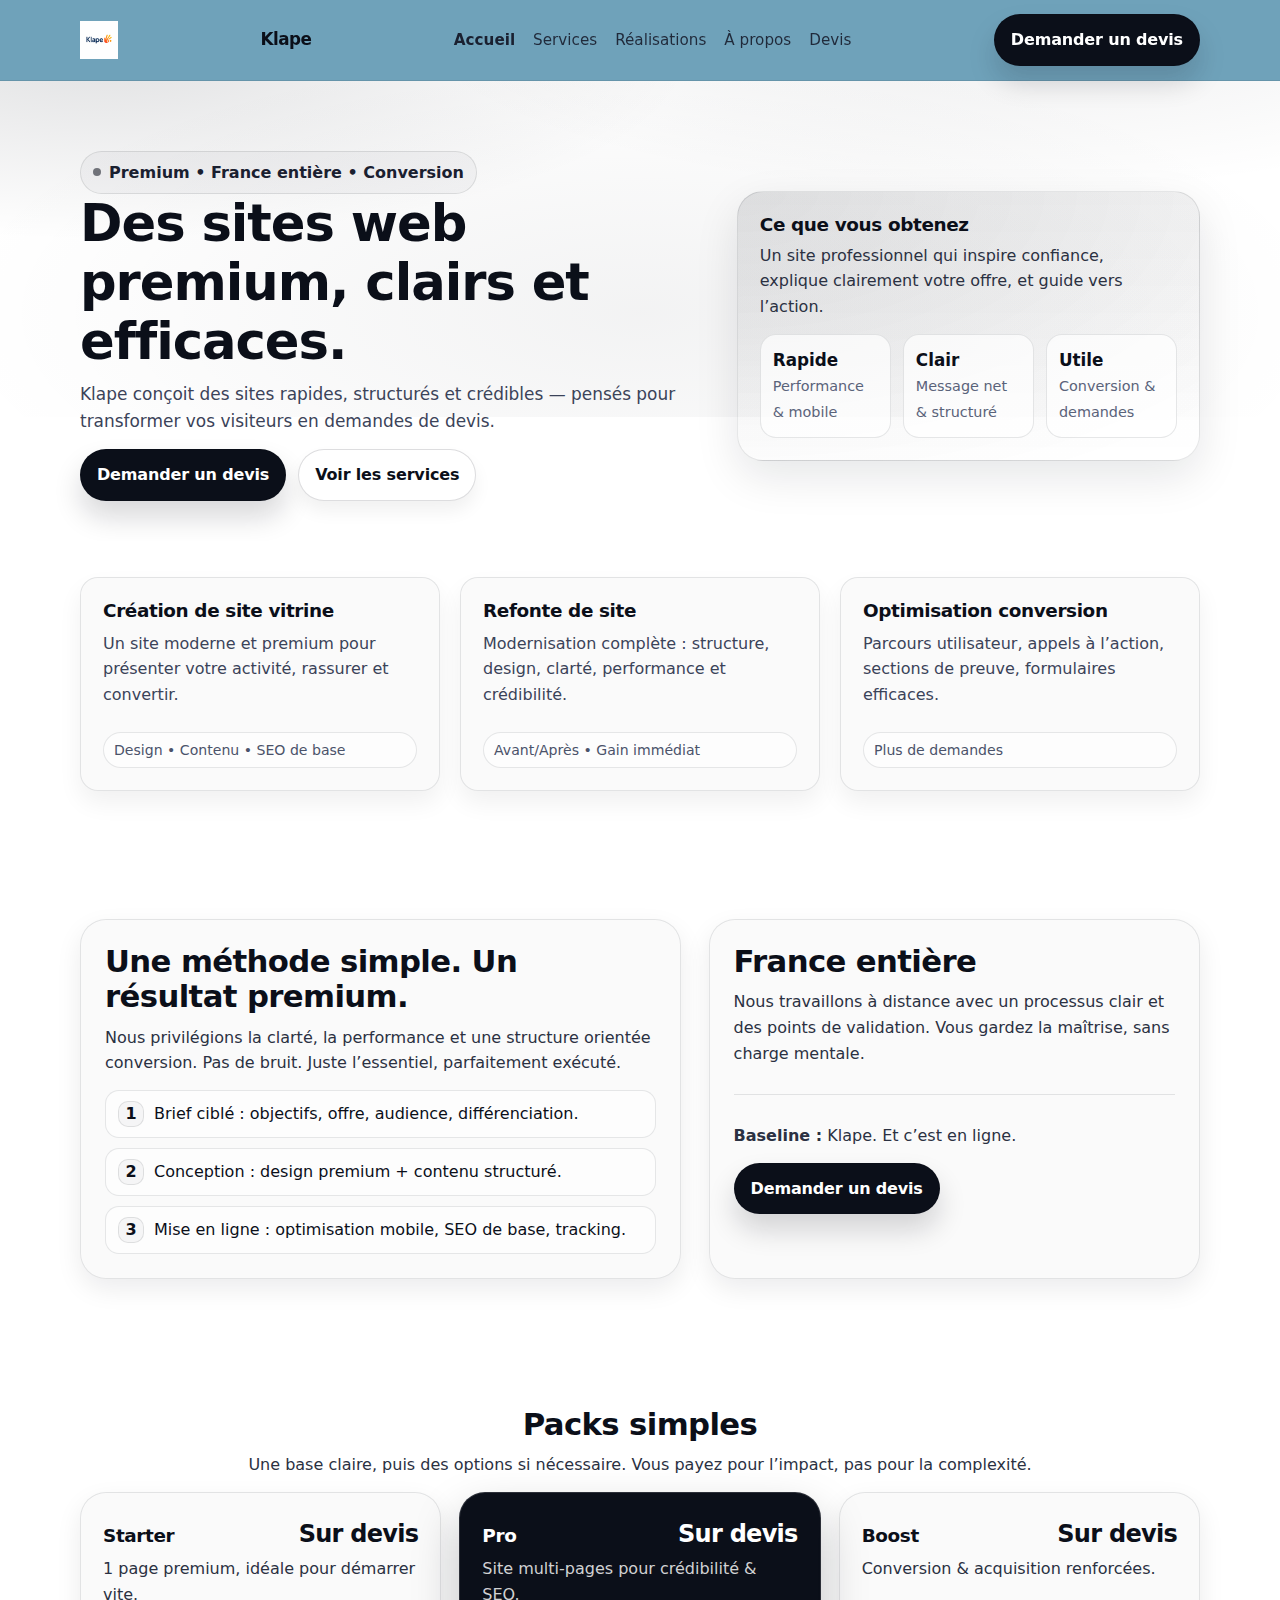
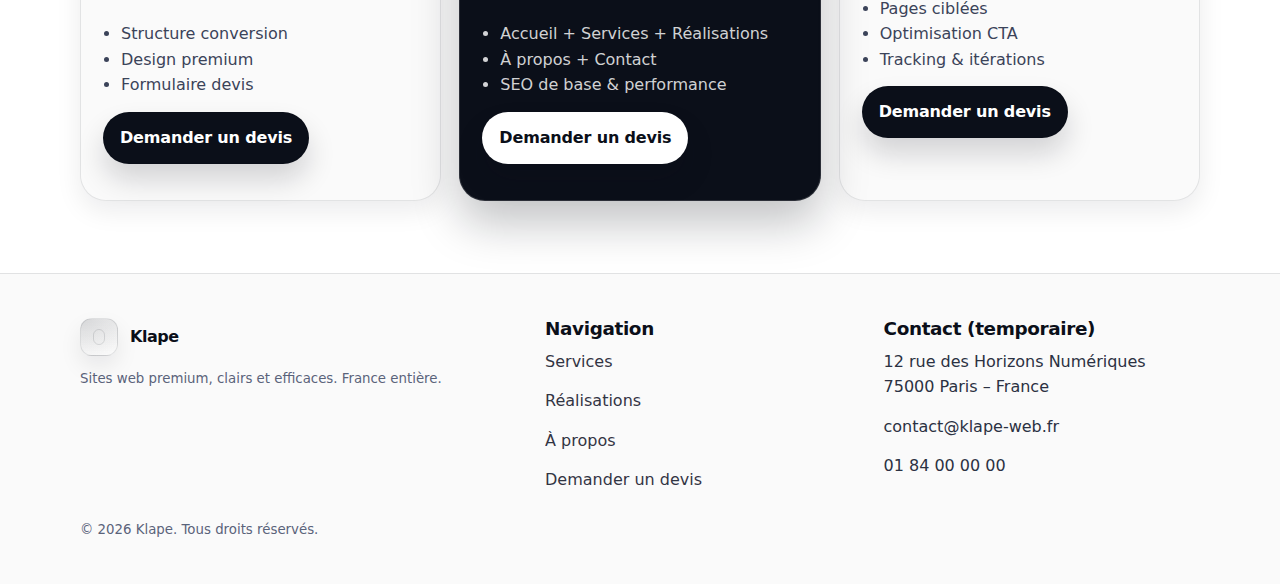
<file: index.html>
<!doctype html>
<html lang="fr">
<head>
  <meta charset="utf-8" />
  <meta name="viewport" content="width=device-width,initial-scale=1" />
  <title>Klape — Sites web premium, clairs et efficaces</title>
  <meta name="description" content="Klape conçoit des sites web premium, rapides et orientés conversion. Intervention partout en France. Demandez un devis." />
  <link rel="stylesheet" href="assets/css/styles.css" />
</head>
<body>

  <div class="topbar">
    <div class="container">
      <div class="nav">
        <a class="brand" href="index.html" aria-label="Klape">
  <img class="brand__logo" src="assets/images/logoklape.png" alt="Logo Klape" />
</a>

          <span class="brand__name">Klape</span>
      </a>


        <nav class="menu" data-nav>
          <a href="index.html">Accueil</a>
          <a href="services.html">Services</a>
          <a href="realisations.html">Réalisations</a>
          <a href="apropos.html">À propos</a>
          <a href="contact.html">Devis</a>
        </nav>

        <div class="actions">
          <a class="btn primary" href="contact.html">Demander un devis</a>
          <button class="burger" data-burger aria-label="Ouvrir le menu">
            <span></span>
          </button>
        </div>
      </div>

      <div class="drawer" data-drawer>
        <div data-nav>
          <a href="index.html">Accueil</a>
          <a href="services.html">Services</a>
          <a href="realisations.html">Réalisations</a>
          <a href="apropos.html">À propos</a>
          <a href="contact.html">Devis</a>
        </div>
        <a class="btn primary" href="contact.html">Demander un devis</a>
      </div>
    </div>
  </div>

  <header class="hero">
    <div class="container">
      <div class="hero-inner">
        <div>
          <div class="kicker"><span class="dot"></span> Premium • France entière • Conversion</div>
          <h1>Des sites web premium, clairs et efficaces.</h1>
          <p class="lead">
            Klape conçoit des sites rapides, structurés et crédibles — pensés pour transformer vos visiteurs en demandes de devis.
          </p>
          <div class="hero-cta">
            <a class="btn primary" href="contact.html">Demander un devis</a>
            <a class="btn" href="services.html">Voir les services</a>
          </div>
        </div>

        <aside class="hero-card" aria-label="Aperçu">
          <h3>Ce que vous obtenez</h3>
          <p>Un site professionnel qui inspire confiance, explique clairement votre offre, et guide vers l’action.</p>
          <div class="hero-metrics">
            <div class="metric">
              <strong>Rapide</strong>
              <span>Performance & mobile</span>
            </div>
            <div class="metric">
              <strong>Clair</strong>
              <span>Message net & structuré</span>
            </div>
            <div class="metric">
              <strong>Utile</strong>
              <span>Conversion & demandes</span>
            </div>
          </div>
        </aside>
      </div>
    </div>
  </header>

  <main>
    <section class="section top">
      <div class="container">
        <div class="grid three">
          <div class="card">
            <h3>Création de site vitrine</h3>
            <p>Un site moderne et premium pour présenter votre activité, rassurer et convertir.</p>
            <span class="tag">Design • Contenu • SEO de base</span>
          </div>
          <div class="card">
            <h3>Refonte de site</h3>
            <p>Modernisation complète : structure, design, clarté, performance et crédibilité.</p>
            <span class="tag">Avant/Après • Gain immédiat</span>
          </div>
          <div class="card">
            <h3>Optimisation conversion</h3>
            <p>Parcours utilisateur, appels à l’action, sections de preuve, formulaires efficaces.</p>
            <span class="tag">Plus de demandes</span>
          </div>
        </div>
      </div>
    </section>

    <section class="section tight">
      <div class="container">
        <div class="grid two">
          <div class="panel">
            <h2>Une méthode simple. Un résultat premium.</h2>
            <p>Nous privilégions la clarté, la performance et une structure orientée conversion. Pas de bruit. Juste l’essentiel, parfaitement exécuté.</p>
            <ul class="list">
              <li><span class="badge">1</span> Brief ciblé : objectifs, offre, audience, différenciation.</li>
              <li><span class="badge">2</span> Conception : design premium + contenu structuré.</li>
              <li><span class="badge">3</span> Mise en ligne : optimisation mobile, SEO de base, tracking.</li>
            </ul>
          </div>

          <div class="panel">
            <h2>France entière</h2>
            <p>Nous travaillons à distance avec un processus clair et des points de validation. Vous gardez la maîtrise, sans charge mentale.</p>
            <hr class="hr" />
            <p class="m0"><strong>Baseline :</strong> Klape. Et c’est en ligne.</p>
            <p class="mtop"><a class="btn primary" href="contact.html">Demander un devis</a></p>
          </div>
        </div>
      </div>
    </section>

    <section class="section">
      <div class="container">
        <div class="center">
          <h2>Packs simples</h2>
          <p>Une base claire, puis des options si nécessaire. Vous payez pour l’impact, pas pour la complexité.</p>
        </div>

        <div class="pricing mtop">
          <div class="price">
            <div class="top">
              <h3>Starter</h3>
              <div class="value">Sur devis</div>
            </div>
            <p>1 page premium, idéale pour démarrer vite.</p>
            <ul>
              <li>Structure conversion</li>
              <li>Design premium</li>
              <li>Formulaire devis</li>
            </ul>
            <p class="mtop"><a class="btn primary" href="contact.html">Demander un devis</a></p>
          </div>

          <div class="price featured">
            <div class="top">
              <h3>Pro</h3>
              <div class="value">Sur devis</div>
            </div>
            <p>Site multi-pages pour crédibilité & SEO.</p>
            <ul>
              <li>Accueil + Services + Réalisations</li>
              <li>À propos + Contact</li>
              <li>SEO de base & performance</li>
            </ul>
            <p class="mtop"><a class="btn primary" href="contact.html">Demander un devis</a></p>
          </div>

          <div class="price">
            <div class="top">
              <h3>Boost</h3>
              <div class="value">Sur devis</div>
            </div>
            <p>Conversion & acquisition renforcées.</p>
            <ul>
              <li>Pages ciblées</li>
              <li>Optimisation CTA</li>
              <li>Tracking & itérations</li>
            </ul>
            <p class="mtop"><a class="btn primary" href="contact.html">Demander un devis</a></p>
          </div>
        </div>
      </div>
    </section>
  </main>

  <footer class="footer">
    <div class="container">
      <div class="footer-grid">
        <div>
          <div class="brand">
            <span class="logo-mark" aria-hidden="true"></span>
            <span>Klape</span>
          </div>
          <small>Sites web premium, clairs et efficaces. France entière.</small>
        </div>
        <div>
          <h3>Navigation</h3>
          <p><a href="services.html">Services</a></p>
          <p><a href="realisations.html">Réalisations</a></p>
          <p><a href="apropos.html">À propos</a></p>
          <p><a href="contact.html">Demander un devis</a></p>
        </div>
        <div>
          <h3>Contact (temporaire)</h3>
          <p>12 rue des Horizons Numériques<br/>75000 Paris – France</p>
          <p>contact@klape-web.fr</p>
          <p>01 84 00 00 00</p>
        </div>
      </div>
      <small>© <span id="y"></span> Klape. Tous droits réservés.</small>
    </div>
  </footer>

  <script src="assets/js/main.js"></script>
  <script>document.getElementById('y').textContent = new Date().getFullYear();</script>
</body>
</html>
</file>
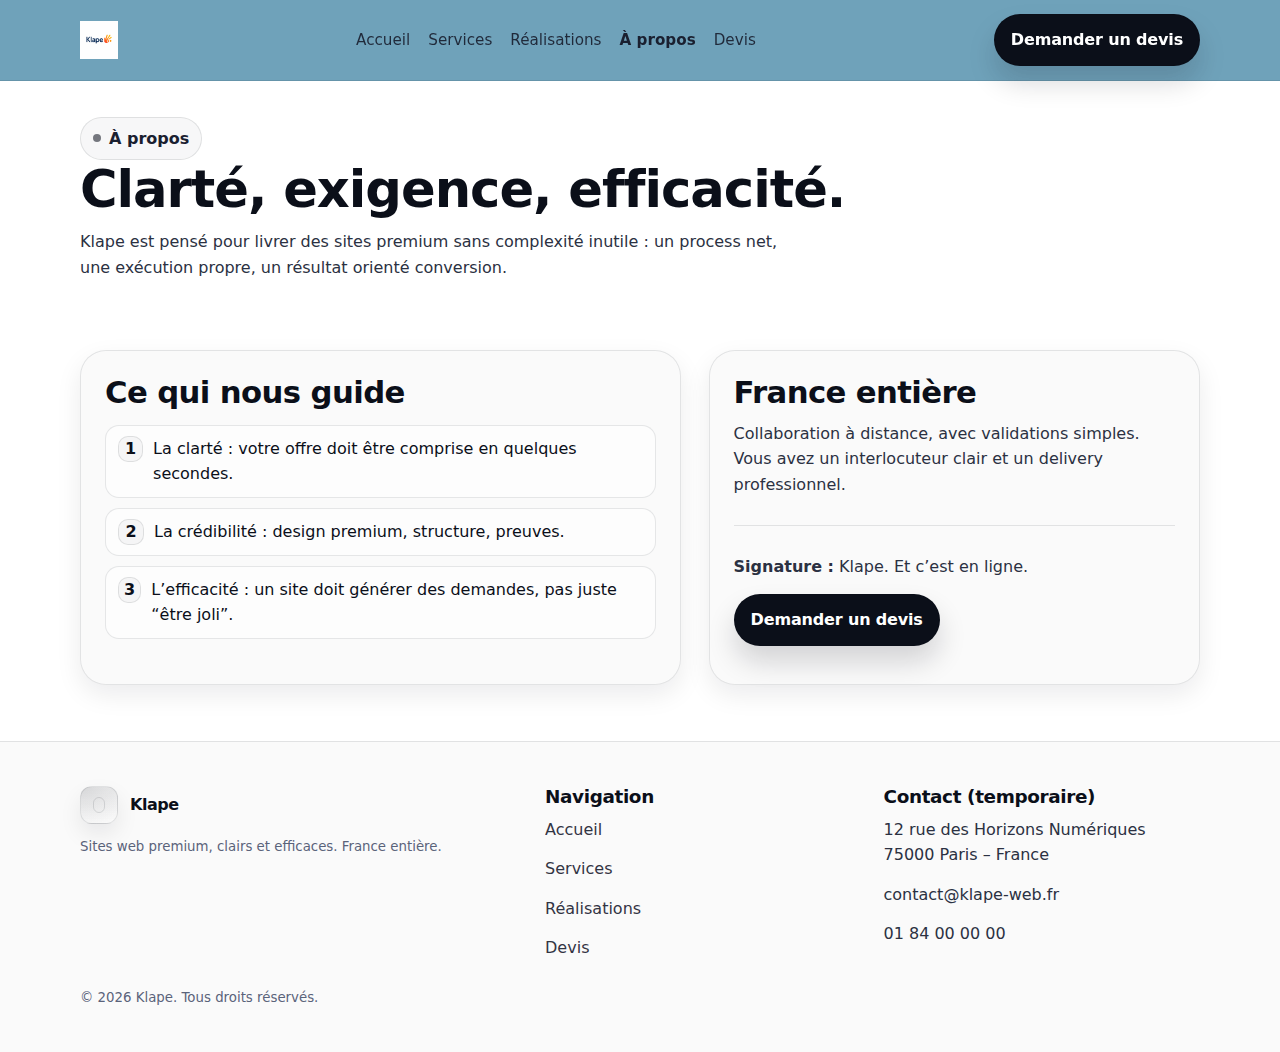
<file: apropos.html>
<!doctype html>
<html lang="fr">
<head>
  <meta charset="utf-8" />
  <meta name="viewport" content="width=device-width,initial-scale=1" />
  <title>À propos — Klape</title>
  <meta name="description" content="Klape : approche premium, exécution claire, sites web orientés conversion. France entière." />
  <link rel="stylesheet" href="assets/css/styles.css" />
</head>
<body>

  <div class="topbar">
    <div class="container">
      <div class="nav">
        <a class="brand" href="index.html" aria-label="Klape">
  <img class="brand__logo" src="assets/images/logoklape.png" alt="Logo Klape" />
</a>
        <nav class="menu" data-nav>
          <a href="index.html">Accueil</a>
          <a href="services.html">Services</a>
          <a href="realisations.html">Réalisations</a>
          <a href="apropos.html">À propos</a>
          <a href="contact.html">Devis</a>
        </nav>
        <div class="actions">
          <a class="btn primary" href="contact.html">Demander un devis</a>
          <button class="burger" data-burger aria-label="Ouvrir le menu"><span></span></button>
        </div>
      </div>
      <div class="drawer" data-drawer>
        <div data-nav>
          <a href="index.html">Accueil</a>
          <a href="services.html">Services</a>
          <a href="realisations.html">Réalisations</a>
          <a href="apropos.html">À propos</a>
          <a href="contact.html">Devis</a>
        </div>
        <a class="btn primary" href="contact.html">Demander un devis</a>
      </div>
    </div>
  </div>

  <header class="pagehead section top">
    <div class="container">
      <div class="kicker"><span class="dot"></span> À propos</div>
      <h1>Clarté, exigence, efficacité.</h1>
      <p>Klape est pensé pour livrer des sites premium sans complexité inutile : un process net, une exécution propre, un résultat orienté conversion.</p>
    </div>
  </header>

  <main>
    <section class="section tight">
      <div class="container">
        <div class="grid two">
          <div class="panel">
            <h2>Ce qui nous guide</h2>
            <ul class="list">
              <li><span class="badge">1</span> La clarté : votre offre doit être comprise en quelques secondes.</li>
              <li><span class="badge">2</span> La crédibilité : design premium, structure, preuves.</li>
              <li><span class="badge">3</span> L’efficacité : un site doit générer des demandes, pas juste “être joli”.</li>
            </ul>
          </div>

          <div class="panel">
            <h2>France entière</h2>
            <p>Collaboration à distance, avec validations simples. Vous avez un interlocuteur clair et un delivery professionnel.</p>
            <hr class="hr" />
            <p class="m0"><strong>Signature :</strong> Klape. Et c’est en ligne.</p>
            <p class="mtop"><a class="btn primary" href="contact.html">Demander un devis</a></p>
          </div>
        </div>
      </div>
    </section>
  </main>

  <footer class="footer">
    <div class="container">
      <div class="footer-grid">
        <div>
          <div class="brand"><span class="logo-mark" aria-hidden="true"></span><span>Klape</span></div>
          <small>Sites web premium, clairs et efficaces. France entière.</small>
        </div>
        <div>
          <h3>Navigation</h3>
          <p><a href="index.html">Accueil</a></p>
          <p><a href="services.html">Services</a></p>
          <p><a href="realisations.html">Réalisations</a></p>
          <p><a href="contact.html">Devis</a></p>
        </div>
        <div>
          <h3>Contact (temporaire)</h3>
          <p>12 rue des Horizons Numériques<br/>75000 Paris – France</p>
          <p>contact@klape-web.fr</p>
          <p>01 84 00 00 00</p>
        </div>
      </div>
      <small>© <span id="y"></span> Klape. Tous droits réservés.</small>
    </div>
  </footer>

  <script src="assets/js/main.js"></script>
  <script>document.getElementById('y').textContent = new Date().getFullYear();</script>
</body>
</html>
</file>
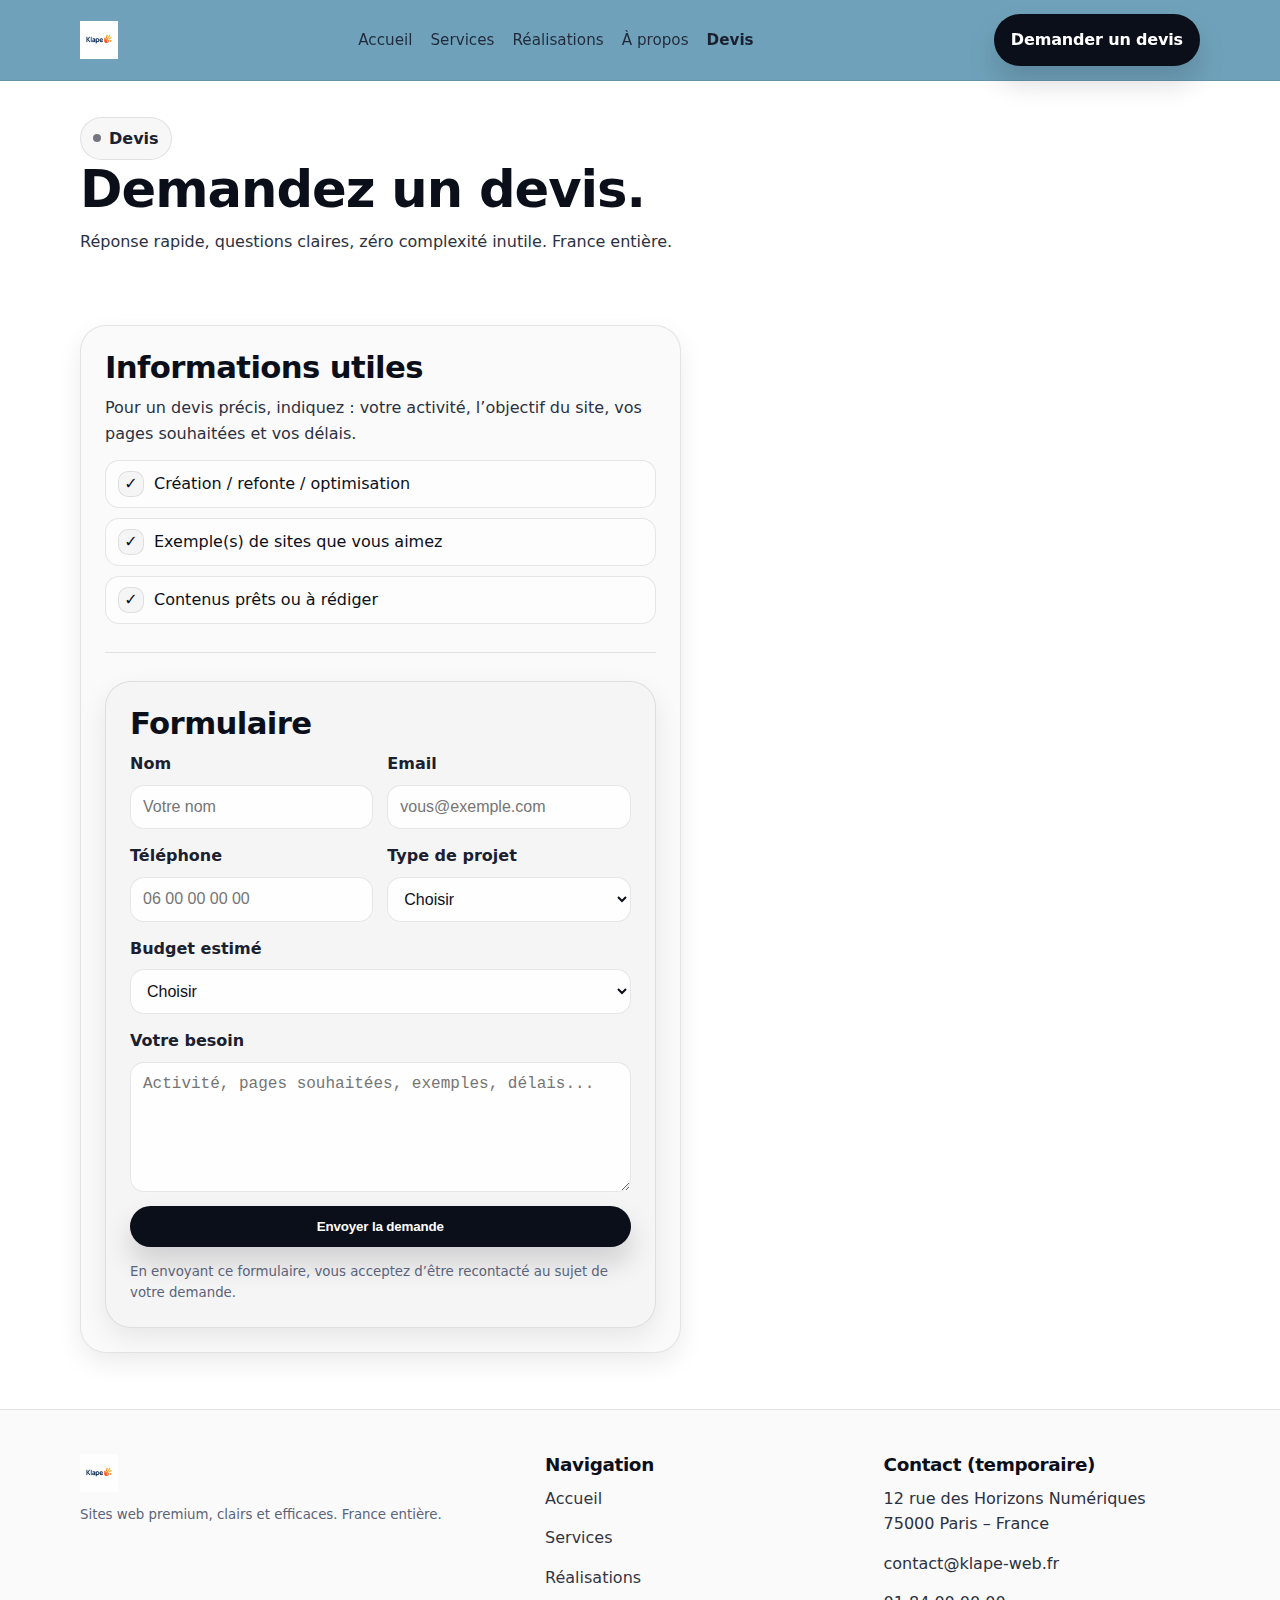
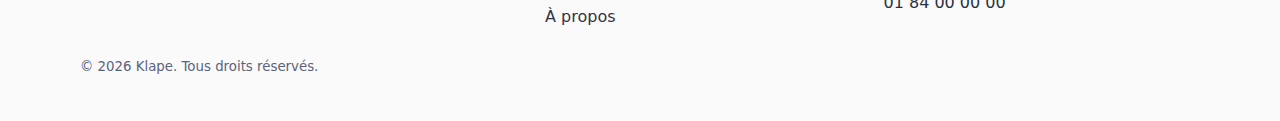
<file: contact.html>
<!doctype html>
<html lang="fr">
<head>
  <meta charset="utf-8" />
  <meta name="viewport" content="width=device-width,initial-scale=1" />
  <title>Demander un devis — Klape</title>
  <meta name="description" content="Demandez un devis pour un site web premium : création, refonte, optimisation conversion. France entière." />
  <link rel="stylesheet" href="assets/css/styles.css" />
</head>
<body>

  <div class="topbar">
    <div class="container">
      <div class="nav">
        <a class="brand" href="index.html" aria-label="Klape">
  <img class="brand__logo" src="assets/images/logoklape.png" alt="Logo Klape" />
</a>
        <nav class="menu" data-nav>
          <a href="index.html">Accueil</a>
          <a href="services.html">Services</a>
          <a href="realisations.html">Réalisations</a>
          <a href="apropos.html">À propos</a>
          <a href="contact.html">Devis</a>
        </nav>
        <div class="actions">
          <a class="btn primary" href="contact.html">Demander un devis</a>
          <button class="burger" data-burger aria-label="Ouvrir le menu"><span></span></button>
        </div>
      </div>
      <div class="drawer" data-drawer>
        <div data-nav>
          <a href="index.html">Accueil</a>
          <a href="services.html">Services</a>
          <a href="realisations.html">Réalisations</a>
          <a href="apropos.html">À propos</a>
          <a href="contact.html">Devis</a>
        </div>
        <a class="btn primary" href="contact.html">Demander un devis</a>
      </div>
    </div>
  </div>

  <header class="pagehead section top">
    <div class="container">
      <div class="kicker"><span class="dot"></span> Devis</div>
      <h1>Demandez un devis.</h1>
      <p>Réponse rapide, questions claires, zéro complexité inutile. France entière.</p>
    </div>
  </header>

  <main>
    <section class="section tight">
      <div class="container">
        <div class="grid two">
          <div class="panel">
            <h2>Informations utiles</h2>
            <p>Pour un devis précis, indiquez : votre activité, l’objectif du site, vos pages souhaitées et vos délais.</p>
            <ul class="list">
              <li><span class="badge">✓</span> Création / refonte / optimisation</li>
              <li><span class="badge">✓</span> Exemple(s) de sites que vous aimez</li>
              <li><span class="badge">✓</span> Contenus prêts ou à rédiger</li>
            </ul>

            <hr class="hr" />

            <div class="success" data-success>
              <strong>Message envoyé.</strong>
              <p class="m0">Nous revenons vers vous rapidement.</p>
            </div>

          <div class="panel">
            <h2>Formulaire</h2>

            <!-- Formspree: remplacez YOUR_FORM_ID -->
            <form class="form" method="POST" action="https://formspree.io/f/xvzzpbpa">
              <!-- Anti-spam (honeypot) -->
              <input type="text" name="_gotcha" style="display:none" tabindex="-1" autocomplete="off">

              <!-- Redirection après envoi (optionnel) -->
              <input type="hidden" name="_redirect" value="contact.html?sent=1">

              <div class="form-row">
                <div class="field">
                  <label for="name">Nom</label>
                  <input id="name" name="Nom" type="text" placeholder="Votre nom" required>
                </div>
                <div class="field">
                  <label for="email">Email</label>
                  <input id="email" name="Email" type="email" placeholder="vous@exemple.com" required>
                </div>
              </div>

              <div class="form-row">
                <div class="field">
                  <label for="phone">Téléphone</label>
                  <input id="phone" name="Téléphone" type="tel" placeholder="06 00 00 00 00">
                </div>
                <div class="field">
                  <label for="service">Type de projet</label>
                  <select id="service" name="Type de projet" required>
                    <option value="" selected disabled>Choisir</option>
                    <option>Création site vitrine</option>
                    <option>Refonte de site</option>
                    <option>Optimisation conversion</option>
                    <option>Autre</option>
                  </select>
                </div>
              </div>

              <div class="field">
                <label for="budget">Budget estimé</label>
                <select id="budget" name="Budget">
                  <option value="" selected disabled>Choisir</option>
                  <option>&lt; 400€</option>
                  <option>400€ – 600€</option>
                  <option>600€ – 800€</option>
                  <option>800€+</option>
                </select>
              </div>

              <div class="field">
                <label for="message">Votre besoin</label>
                <textarea id="message" name="Message" placeholder="Activité, pages souhaitées, exemples, délais..." required></textarea>
              </div>

              <button class="btn primary" type="submit">Envoyer la demande</button>
              <small>En envoyant ce formulaire, vous acceptez d’être recontacté au sujet de votre demande.</small>
            </form>
          </div>
        </div>
      </div>
    </section>
  </main>

  <footer class="footer">
    <div class="container">
      <div class="footer-grid">
        <div>
         <img class="brand__logo" src="assets/images/logoklape.png" alt="Logo Klape" />
          <small>Sites web premium, clairs et efficaces. France entière.</small>
        </div>
        <div>
          <h3>Navigation</h3>
          <p><a href="index.html">Accueil</a></p>
          <p><a href="services.html">Services</a></p>
          <p><a href="realisations.html">Réalisations</a></p>
          <p><a href="apropos.html">À propos</a></p>
        </div>
        <div>
          <h3>Contact (temporaire)</h3>
          <p>12 rue des Horizons Numériques<br/>75000 Paris – France</p>
          <p>contact@klape-web.fr</p>
          <p>01 84 00 00 00</p>
        </div>
      </div>
      <small>© <span id="y"></span> Klape. Tous droits réservés.</small>
    </div>
  </footer>

  <script src="assets/js/main.js"></script>
  <script>document.getElementById('y').textContent = new Date().getFullYear();</script>
</body>
</html>
</file>
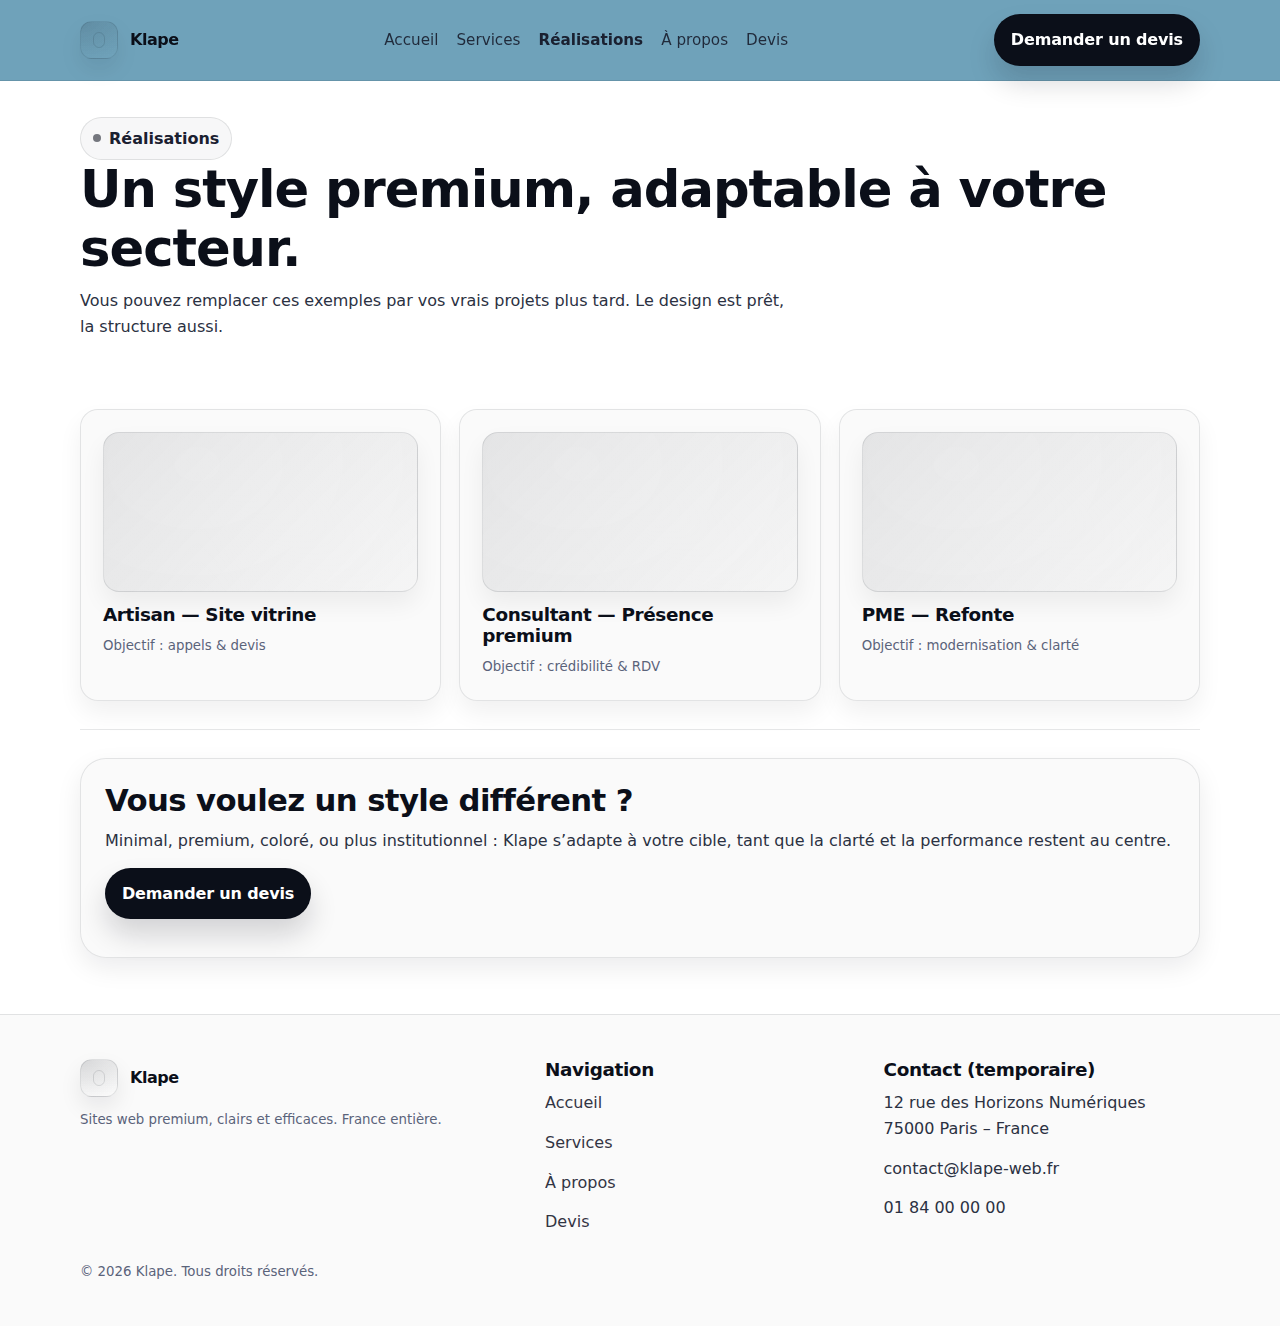
<file: realisations.html>
<!doctype html>
<html lang="fr">
<head>
  <meta charset="utf-8" />
  <meta name="viewport" content="width=device-width,initial-scale=1" />
  <title>Réalisations — Klape</title>
  <meta name="description" content="Exemples de projets et styles de sites. Présentation premium, claire, orientée conversion." />
  <link rel="stylesheet" href="assets/css/styles.css" />
</head>
<body>

  <div class="topbar">
    <div class="container">
      <div class="nav">
        <a class="brand" href="index.html" aria-label="Klape">
          <span class="logo-mark" aria-hidden="true"></span><span>Klape</span>
        </a>
        <nav class="menu" data-nav>
          <a href="index.html">Accueil</a>
          <a href="services.html">Services</a>
          <a href="realisations.html">Réalisations</a>
          <a href="apropos.html">À propos</a>
          <a href="contact.html">Devis</a>
        </nav>
        <div class="actions">
          <a class="btn primary" href="contact.html">Demander un devis</a>
          <button class="burger" data-burger aria-label="Ouvrir le menu"><span></span></button>
        </div>
      </div>
      <div class="drawer" data-drawer>
        <div data-nav>
          <a href="index.html">Accueil</a>
          <a href="services.html">Services</a>
          <a href="realisations.html">Réalisations</a>
          <a href="apropos.html">À propos</a>
          <a href="contact.html">Devis</a>
        </div>
        <a class="btn primary" href="contact.html">Demander un devis</a>
      </div>
    </div>
  </div>

  <header class="pagehead section top">
    <div class="container">
      <div class="kicker"><span class="dot"></span> Réalisations</div>
      <h1>Un style premium, adaptable à votre secteur.</h1>
      <p>Vous pouvez remplacer ces exemples par vos vrais projets plus tard. Le design est prêt, la structure aussi.</p>
    </div>
  </header>

  <main>
    <section class="section tight">
      <div class="container">
        <div class="work">
          <div class="card">
            <div class="shot" aria-hidden="true"></div>
            <div class="meta">
              <h3>Artisan — Site vitrine</h3>
              <small>Objectif : appels & devis</small>
            </div>
          </div>

          <div class="card">
            <div class="shot" aria-hidden="true"></div>
            <div class="meta">
              <h3>Consultant — Présence premium</h3>
              <small>Objectif : crédibilité & RDV</small>
            </div>
          </div>

          <div class="card">
            <div class="shot" aria-hidden="true"></div>
            <div class="meta">
              <h3>PME — Refonte</h3>
              <small>Objectif : modernisation & clarté</small>
            </div>
          </div>
        </div>

        <hr class="hr" />

        <div class="panel">
          <h2>Vous voulez un style différent ?</h2>
          <p>Minimal, premium, coloré, ou plus institutionnel : Klape s’adapte à votre cible, tant que la clarté et la performance restent au centre.</p>
          <p class="mtop"><a class="btn primary" href="contact.html">Demander un devis</a></p>
        </div>
      </div>
    </section>
  </main>

  <footer class="footer">
    <div class="container">
      <div class="footer-grid">
        <div>
          <div class="brand"><span class="logo-mark" aria-hidden="true"></span><span>Klape</span></div>
          <small>Sites web premium, clairs et efficaces. France entière.</small>
        </div>
        <div>
          <h3>Navigation</h3>
          <p><a href="index.html">Accueil</a></p>
          <p><a href="services.html">Services</a></p>
          <p><a href="apropos.html">À propos</a></p>
          <p><a href="contact.html">Devis</a></p>
        </div>
        <div>
          <h3>Contact (temporaire)</h3>
          <p>12 rue des Horizons Numériques<br/>75000 Paris – France</p>
          <p>contact@klape-web.fr</p>
          <p>01 84 00 00 00</p>
        </div>
      </div>
      <small>© <span id="y"></span> Klape. Tous droits réservés.</small>
    </div>
  </footer>

  <script src="assets/js/main.js"></script>
  <script>document.getElementById('y').textContent = new Date().getFullYear();</script>
</body>
</html>
</file>
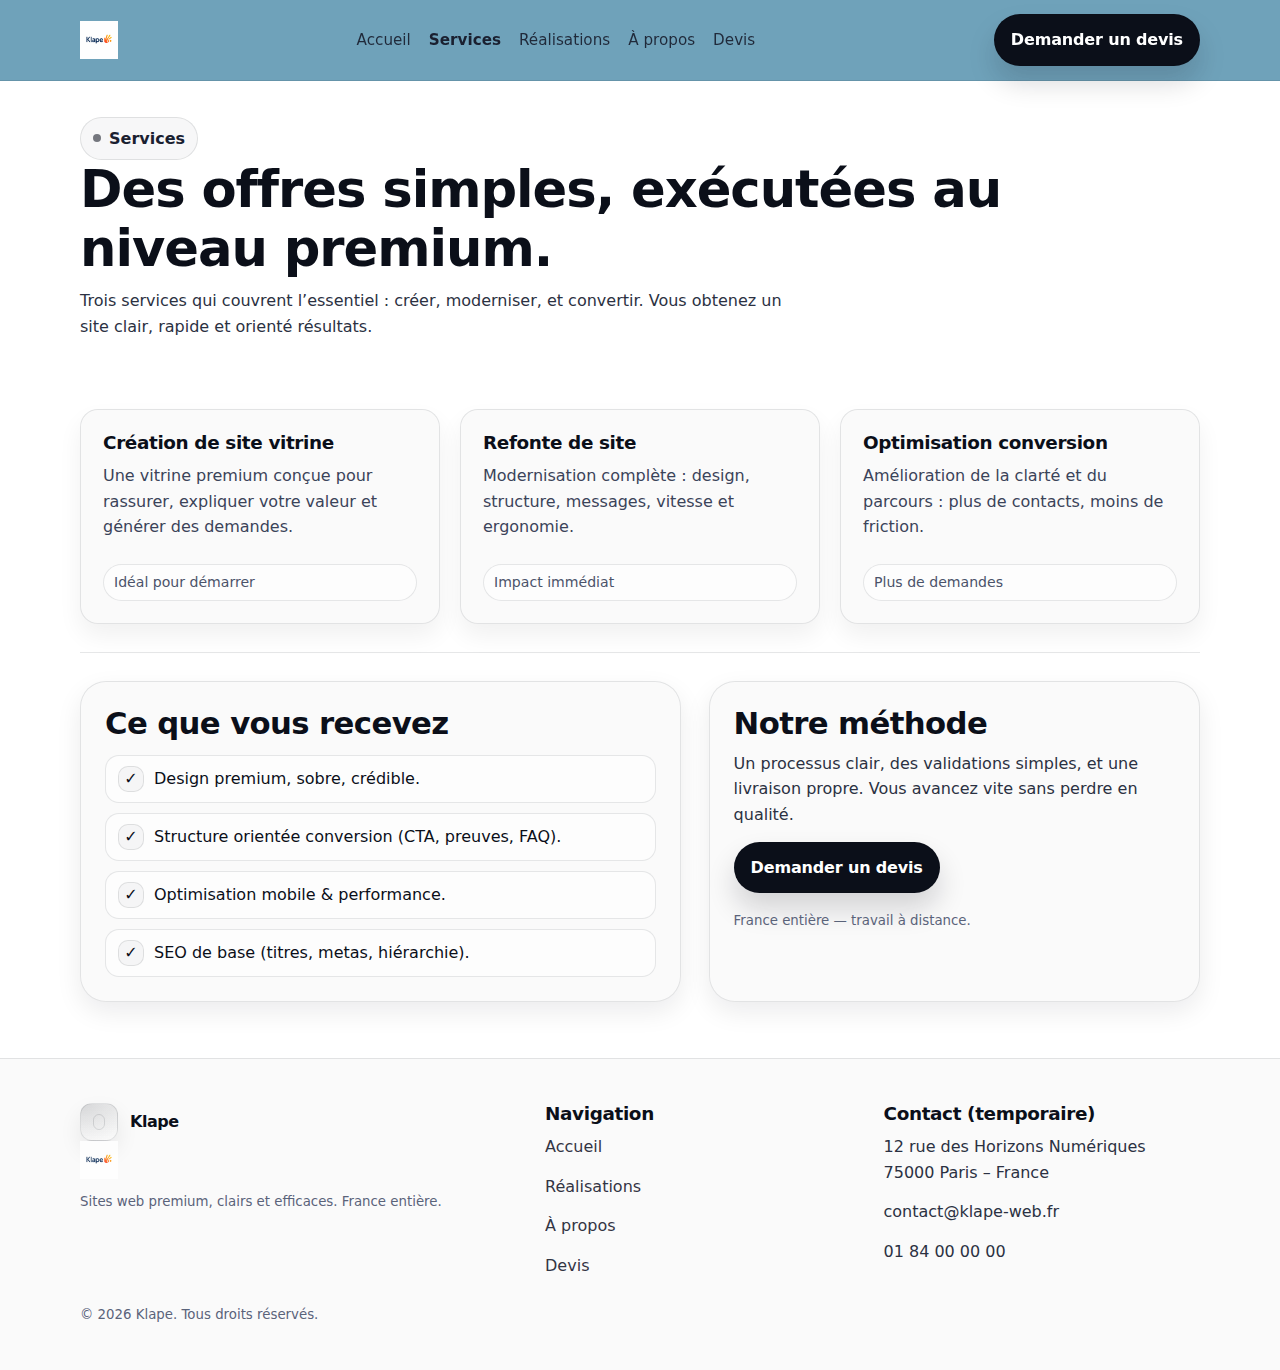
<file: services.html>
<!doctype html>
<html lang="fr">
<head>
  <meta charset="utf-8" />
  <meta name="viewport" content="width=device-width,initial-scale=1" />
  <title>Services — Klape</title>
  <meta name="description" content="Création de site vitrine, refonte et optimisation conversion. Approche premium, France entière." />
  <link rel="stylesheet" href="assets/css/styles.css" />
</head>
<body>

  <div class="topbar">
    <div class="container">
      <div class="nav">
        <a class="brand" href="index.html" aria-label="Klape">
  <img class="brand__logo" src="assets/images/logoklape.png" alt="Logo Klape" />
</a>
        <nav class="menu" data-nav>
          <a href="index.html">Accueil</a>
          <a href="services.html">Services</a>
          <a href="realisations.html">Réalisations</a>
          <a href="apropos.html">À propos</a>
          <a href="contact.html">Devis</a>
        </nav>
        <div class="actions">
          <a class="btn primary" href="contact.html">Demander un devis</a>
          <button class="burger" data-burger aria-label="Ouvrir le menu"><span></span></button>
        </div>
      </div>
      <div class="drawer" data-drawer>
        <div data-nav>
          <a href="index.html">Accueil</a>
          <a href="services.html">Services</a>
          <a href="realisations.html">Réalisations</a>
          <a href="apropos.html">À propos</a>
          <a href="contact.html">Devis</a>
        </div>
        <a class="btn primary" href="contact.html">Demander un devis</a>
      </div>
    </div>
  </div>

  <header class="pagehead section top">
    <div class="container">
      <div class="kicker"><span class="dot"></span> Services</div>
      <h1>Des offres simples, exécutées au niveau premium.</h1>
      <p>Trois services qui couvrent l’essentiel : créer, moderniser, et convertir. Vous obtenez un site clair, rapide et orienté résultats.</p>
    </div>
  </header>

  <main>
    <section class="section tight">
      <div class="container">
        <div class="grid three">
          <div class="card">
            <h3>Création de site vitrine</h3>
            <p>Une vitrine premium conçue pour rassurer, expliquer votre valeur et générer des demandes.</p>
            <span class="tag">Idéal pour démarrer</span>
          </div>
          <div class="card">
            <h3>Refonte de site</h3>
            <p>Modernisation complète : design, structure, messages, vitesse et ergonomie.</p>
            <span class="tag">Impact immédiat</span>
          </div>
          <div class="card">
            <h3>Optimisation conversion</h3>
            <p>Amélioration de la clarté et du parcours : plus de contacts, moins de friction.</p>
            <span class="tag">Plus de demandes</span>
          </div>
        </div>

        <hr class="hr" />

        <div class="grid two">
          <div class="panel">
            <h2>Ce que vous recevez</h2>
            <ul class="list">
              <li><span class="badge">✓</span> Design premium, sobre, crédible.</li>
              <li><span class="badge">✓</span> Structure orientée conversion (CTA, preuves, FAQ).</li>
              <li><span class="badge">✓</span> Optimisation mobile & performance.</li>
              <li><span class="badge">✓</span> SEO de base (titres, metas, hiérarchie).</li>
            </ul>
          </div>
          <div class="panel">
            <h2>Notre méthode</h2>
            <p>Un processus clair, des validations simples, et une livraison propre. Vous avancez vite sans perdre en qualité.</p>
            <p class="mtop"><a class="btn primary" href="contact.html">Demander un devis</a></p>
            <small>France entière — travail à distance.</small>
          </div>
        </div>
      </div>
    </section>
  </main>

  <footer class="footer">
    <div class="container">
      <div class="footer-grid">
        <div>
          <div class="brand"><span class="logo-mark" aria-hidden="true"></span><span>Klape</span></div>
          <a class="brand" href="index.html" aria-label="Klape">
  <img class="brand__logo" src="assets/images/logoklape.png" alt="Logo Klape" />
</a>
          <small>Sites web premium, clairs et efficaces. France entière.</small>
        </div>
        <div>
          <h3>Navigation</h3>
          <p><a href="index.html">Accueil</a></p>
          <p><a href="realisations.html">Réalisations</a></p>
          <p><a href="apropos.html">À propos</a></p>
          <p><a href="contact.html">Devis</a></p>
        </div>
        <div>
          <h3>Contact (temporaire)</h3>
          <p>12 rue des Horizons Numériques<br/>75000 Paris – France</p>
          <p>contact@klape-web.fr</p>
          <p>01 84 00 00 00</p>
        </div>
      </div>
      <small>© <span id="y"></span> Klape. Tous droits réservés.</small>
    </div>
  </footer>

  <script src="assets/js/main.js"></script>
  <script>document.getElementById('y').textContent = new Date().getFullYear();</script>
</body>
</html>
</file>
<file: assets/css/styles.css>
/* Klape – Premium multi-pages */
/* Reset */
* { box-sizing: border-box; }
html { scroll-behavior: smooth; }
body {
  margin: 0;
  font-family: ui-sans-serif, system-ui, -apple-system, Segoe UI, Roboto, Helvetica, Arial, "Apple Color Emoji", "Segoe UI Emoji";
  color: #0b0f19;
  background: #ffffff;
  line-height: 1.6;
}
img { max-width: 100%; display: block; }
a { color: inherit; text-decoration: none; }
p { margin: 0 0 14px; color: #2b3142; }
h1, h2, h3 { margin: 0 0 10px; line-height: 1.15; letter-spacing: -0.02em; }
h1 { font-size: clamp(2.2rem, 4vw, 3.2rem); }
h2 { font-size: clamp(1.6rem, 2.4vw, 2.1rem); }
h3 { font-size: 1.15rem; }
small { color: #5a637a; }

:root{
  --bg: #ffffff;
  --text: #0b0f19;
  --muted: #5a637a;
  --line: rgba(11, 15, 25, 0.10);
  --card: rgba(11, 15, 25, 0.04);
  --shadow: 0 16px 44px rgba(11, 15, 25, 0.10);
  --shadow2: 0 10px 26px rgba(11, 15, 25, 0.08);
  --radius: 18px;
  --radius2: 26px;
  --max: 1120px;
  --pad: 24px;
}

/* Layout */
.container {
  width: min(var(--max), calc(100% - 2*var(--pad)));
  margin: 0 auto;
}

.section { padding: 72px 0; }
.section.tight { padding: 56px 0; }
.section.top { padding-top: 36px; }

.grid { display: grid; gap: 18px; }
.grid.two { grid-template-columns: 1fr; }
.grid.three { grid-template-columns: 1fr; }
.grid.four { grid-template-columns: 1fr; }

@media (min-width: 880px) {
  .grid.two { grid-template-columns: 1.1fr 0.9fr; gap: 28px; }
  .grid.three { grid-template-columns: repeat(3, 1fr); gap: 20px; }
  .grid.four { grid-template-columns: repeat(4, 1fr); gap: 18px; }
}

/* Topbar */
.topbar {
  position: sticky;
  top: 0;
  z-index: 50;
  backdrop-filter: blur(10px);
  background: rgba(63,131,163,0.75);
  border-bottom: 1px solid var(--line);
}
.nav {
  display: flex;
  align-items: center;
  justify-content: space-between;
  padding: 14px 0;
}
.brand {
  display: flex;
  align-items: center;
  gap: 10px;
  font-weight: 700;
  letter-spacing: -0.03em;
}
.logo-mark {
  width: 38px;
  height: 38px;
  border-radius: 12px;
  border: 1px solid var(--line);
  background:
    radial-gradient(140% 120% at 0% 0%, rgba(11,15,25,0.10), rgba(11,15,25,0.00)),
    linear-gradient(180deg, rgba(11,15,25,0.05), rgba(11,15,25,0.00));
  box-shadow: 0 10px 22px rgba(11,15,25,0.08);
  position: relative;
}
.logo-mark::after{
  content:"";
  position:absolute;
  inset: 10px 12px 10px 12px;
  border-radius: 10px;
  border: 1px solid rgba(11,15,25,0.12);
}
.menu {
  display: none;
  gap: 18px;
  align-items: center;
}
.menu a {
  font-size: 0.95rem;
  color: #1a2030;
  opacity: 0.92;
}
.menu a.active { opacity: 1; font-weight: 700; }
.menu a:hover { opacity: 1; }

.actions {
  display: flex;
  align-items: center;
  gap: 10px;
}
.btn {
  display: inline-flex;
  align-items: center;
  justify-content: center;
  gap: 10px;
  padding: 12px 16px;
  border-radius: 999px;
  border: 1px solid rgba(11,15,25,0.14);
  background: #ffffff;
  color: #0b0f19;
  box-shadow: 0 10px 18px rgba(11,15,25,0.06);
  font-weight: 650;
  letter-spacing: -0.01em;
}
.btn:hover { transform: translateY(-1px); box-shadow: var(--shadow2); }
.btn:active { transform: translateY(0px); }
.btn.primary {
  background: #0b0f19;
  color: #ffffff;
  border-color: rgba(11,15,25,0.22);
  box-shadow: 0 16px 28px rgba(11,15,25,0.16);
}
.btn.primary:hover { box-shadow: 0 22px 46px rgba(11,15,25,0.24); }
.btn.ghost { background: transparent; box-shadow: none; }

.burger {
  width: 42px; height: 42px;
  border-radius: 12px;
  border: 1px solid var(--line);
  background: #fff;
  display: inline-flex;
  align-items: center;
  justify-content: center;
  box-shadow: 0 10px 18px rgba(11,15,25,0.06);
}
.burger span, .burger span::before, .burger span::after{
  display:block;
  width: 18px; height: 2px;
  background: #0b0f19;
  border-radius: 2px;
  content:"";
  position: relative;
}
.burger span::before { position:absolute; top:-6px; left:0; }
.burger span::after { position:absolute; top:6px; left:0; }

@media (min-width: 980px) {
  .menu { display: flex; }
  .burger { display: none; }
}

/* Mobile drawer */
.drawer {
  display: none;
  border-top: 1px solid var(--line);
  padding: 10px 0 16px;
}
.drawer.open { display: block; }
.drawer a {
  display: block;
  padding: 10px 0;
  color: #1a2030;
}
.drawer .btn { width: 100%; margin-top: 8px; }

/* Hero */
.hero {
  padding: 70px 0 40px;
  position: relative;
  overflow: hidden;
}
.hero::before{
  content:"";
  position:absolute;
  inset:-40% -20% auto -20%;
  height: 520px;
  background:
    radial-gradient(55% 60% at 20% 30%, rgba(11,15,25,0.12), transparent 60%),
    radial-gradient(55% 60% at 70% 20%, rgba(11,15,25,0.08), transparent 62%),
    radial-gradient(60% 80% at 50% 80%, rgba(11,15,25,0.05), transparent 65%);
  pointer-events:none;
}
.hero-inner {
  position: relative;
  display: grid;
  gap: 22px;
  align-items: center;
}
@media (min-width: 980px) {
  .hero-inner { grid-template-columns: 1.15fr 0.85fr; gap: 30px; }
}
.kicker {
  display: inline-flex;
  gap: 8px;
  align-items: center;
  padding: 8px 12px;
  border: 1px solid var(--line);
  border-radius: 999px;
  background: rgba(11,15,25,0.03);
  color: #1a2030;
  font-weight: 650;
  width: fit-content;
}
.kicker .dot {
  width: 8px; height: 8px;
  border-radius: 99px;
  background: rgba(11,15,25,0.55);
}
.hero p.lead {
  font-size: 1.06rem;
  color: #3b4359;
  max-width: 58ch;
}
.hero-cta { display: flex; gap: 12px; flex-wrap: wrap; margin-top: 10px; }

.hero-card {
  border-radius: var(--radius2);
  border: 1px solid var(--line);
  background:
    radial-gradient(140% 120% at 0% 0%, rgba(11,15,25,0.08), rgba(11,15,25,0.00)),
    linear-gradient(180deg, rgba(11,15,25,0.04), rgba(11,15,25,0.00));
  box-shadow: var(--shadow);
  padding: 22px;
}
.hero-card h3 { margin-bottom: 8px; }
.hero-metrics {
  display: grid;
  grid-template-columns: repeat(3, 1fr);
  gap: 12px;
  margin-top: 14px;
}
.metric {
  border-radius: 16px;
  border: 1px solid var(--line);
  background: rgba(255,255,255,0.7);
  padding: 12px;
}
.metric strong { display:block; font-size: 1.05rem; }
.metric span { color: var(--muted); font-size: 0.9rem; }

.hero-bg{
  position: relative;
  background-image: url("assets/images/logoklape.png");
  background-size: cover;
  background-position: center;
  background-repeat: no-repeat;
}
.hero-bg::before{
  content: "";
  position: absolute;
  inset: 0;
  background: linear-gradient(
    180deg,
    rgba(11,18,32,.65),
    rgba(11,18,32,.35)
  );
}

.hero-bg > *{
  position: relative;
  z-index: 1;
}

/* Cards */
.card {
  border: 1px solid var(--line);
  border-radius: var(--radius);
  background: rgba(11,15,25,0.02);
  padding: 22px;
  box-shadow: 0 12px 24px rgba(11,15,25,0.06);
}
.card p { color: #3b4359; }
.card .tag {
  display:inline-block;
  margin-top: 10px;
  font-size: 0.88rem;
  color: #4b536a;
  border: 1px solid var(--line);
  padding: 6px 10px;
  border-radius: 999px;
  background: rgba(255,255,255,0.65);
}
.card:hover { transform: translateY(-2px); box-shadow: var(--shadow2); }

/* Split panel */
.panel {
  border: 1px solid var(--line);
  border-radius: var(--radius2);
  background: rgba(11,15,25,0.02);
  box-shadow: var(--shadow2);
  padding: 24px;
}
.panel .list {
  margin: 14px 0 0;
  padding: 0;
  list-style: none;
  display: grid;
  gap: 10px;
}
.panel .list li {
  display: flex;
  gap: 10px;
  align-items: flex-start;
  padding: 10px 12px;
  border-radius: 14px;
  border: 1px solid var(--line);
  background: rgba(255,255,255,0.65);
}
.badge {
  width: 26px; height: 26px;
  border-radius: 10px;
  border: 1px solid var(--line);
  display: inline-flex;
  align-items: center;
  justify-content: center;
  font-weight: 800;
  color: #0b0f19;
  background: rgba(11,15,25,0.03);
}

/* Portfolio cards */
.work {
  display: grid;
  gap: 18px;
}
@media (min-width: 880px) {
  .work { grid-template-columns: repeat(3, 1fr); }
}
.work .shot {
  border-radius: 16px;
  border: 1px solid var(--line);
  background:
    linear-gradient(135deg, rgba(11,15,25,0.10), rgba(11,15,25,0.02)),
    radial-gradient(80% 120% at 30% 20%, rgba(255,255,255,0.7), rgba(255,255,255,0));
  height: 160px;
  box-shadow: 0 12px 24px rgba(11,15,25,0.06);
}
.work .meta { margin-top: 12px; }
.work .meta small { display:block; color: var(--muted); }

/* Pricing */
.pricing {
  display:grid;
  gap: 18px;
}
@media (min-width: 980px) {
  .pricing { grid-template-columns: repeat(3, 1fr); }
}
.price {
  border-radius: var(--radius2);
  border: 1px solid var(--line);
  background: rgba(11,15,25,0.02);
  box-shadow: var(--shadow2);
  padding: 22px;
}
.price .top {
  display:flex;
  align-items: baseline;
  justify-content: space-between;
  gap: 12px;
}
.price .value {
  font-size: 1.5rem;
  font-weight: 800;
  letter-spacing: -0.03em;
}
.price ul {
  margin: 14px 0 0;
  padding-left: 18px;
  color: #3b4359;
}
.price.featured {
  background: #0b0f19;
  color: #ffffff;
  border-color: rgba(255,255,255,0.14);
  box-shadow: 0 22px 46px rgba(11,15,25,0.25);
}
.price.featured p, .price.featured li, .price.featured small { color: rgba(255,255,255,0.82); }
.price.featured .btn.primary {
  background: #ffffff;
  color: #0b0f19;
  border-color: rgba(255,255,255,0.18);
}

/* Forms */
.form {
  display: grid;
  gap: 14px;
}
.field {
  display:grid;
  gap: 8px;
}
label { font-weight: 650; color: #1a2030; }
input, select, textarea {
  width: 100%;
  padding: 12px 12px;
  border-radius: 14px;
  border: 1px solid var(--line);
  background: rgba(255,255,255,0.9);
  color: #0b0f19;
  outline: none;
  font-size: 1rem;
}
textarea { min-height: 130px; resize: vertical; }
input:focus, select:focus, textarea:focus {
  border-color: rgba(11,15,25,0.35);
  box-shadow: 0 0 0 5px rgba(11,15,25,0.06);
}
.form-row { display:grid; gap: 14px; }
@media (min-width: 880px) {
  .form-row { grid-template-columns: 1fr 1fr; }
}
.notice {
  border-radius: 16px;
  border: 1px solid var(--line);
  background: rgba(11,15,25,0.02);
  padding: 14px;
  color: #3b4359;
}
.success {
  display:none;
  border-radius: 16px;
  border: 1px solid rgba(0,0,0,0.10);
  background: rgba(11,15,25,0.04);
  padding: 14px;
}
.success.show { display:block; }

/* Footer */
.footer {
  border-top: 1px solid var(--line);
  padding: 44px 0;
  background: rgba(11,15,25,0.02);
}
.footer-grid {
  display:grid;
  gap: 18px;
}
@media (min-width: 980px) {
  .footer-grid { grid-template-columns: 1.4fr 1fr 1fr; gap: 22px; }
}
.footer a { color: #1a2030; opacity: 0.9; }
.footer a:hover { opacity: 1; }
.footer small { display:block; margin-top: 12px; }

/* Page header */
.pagehead {
  padding: 40px 0 0;
}
.pagehead p { max-width: 70ch; }

/* Utilities */
.hr { height: 1px; background: var(--line); border: 0; margin: 28px 0; }
.m0 { margin: 0; }
.mtop { margin-top: 14px; }
.center { text-align: center; }

.brand{
  display:flex;
  align-items:center;
  gap:12px;
}

.brand__logo{
  height: 38px;     /* essayez 28 à 38 selon votre goût */
  width: 38px;
  max-width: 300px; /* évite un logo trop long */
  display:block;
  object-fit: contain;
}

.brand__name{
  font-weight: 800;
  letter-spacing: -0.03em;
  font-size: 1.05rem;
  line-height: 1;
}
.real-thumb{
  border-radius: 28px;
  background: #f3f4f6;
  padding: 14px;
}

.real-thumb img{
  border-radius: 18px;
  width: 100%;
  height: 100%;
  display: block;
  object-fit: cover;
}
.card {
  display: flex;
  flex-direction: column;
}

.shot {
  width: 100%;
  aspect-ratio: 16 / 10;
  border-radius: 26px;
  overflow: hidden;
  background: #e5e7eb;
}

.shot img {
  width: 100%;
  height: 100%;
  display: block;
  object-fit: cover;
  object-position: top;
}
</file>
